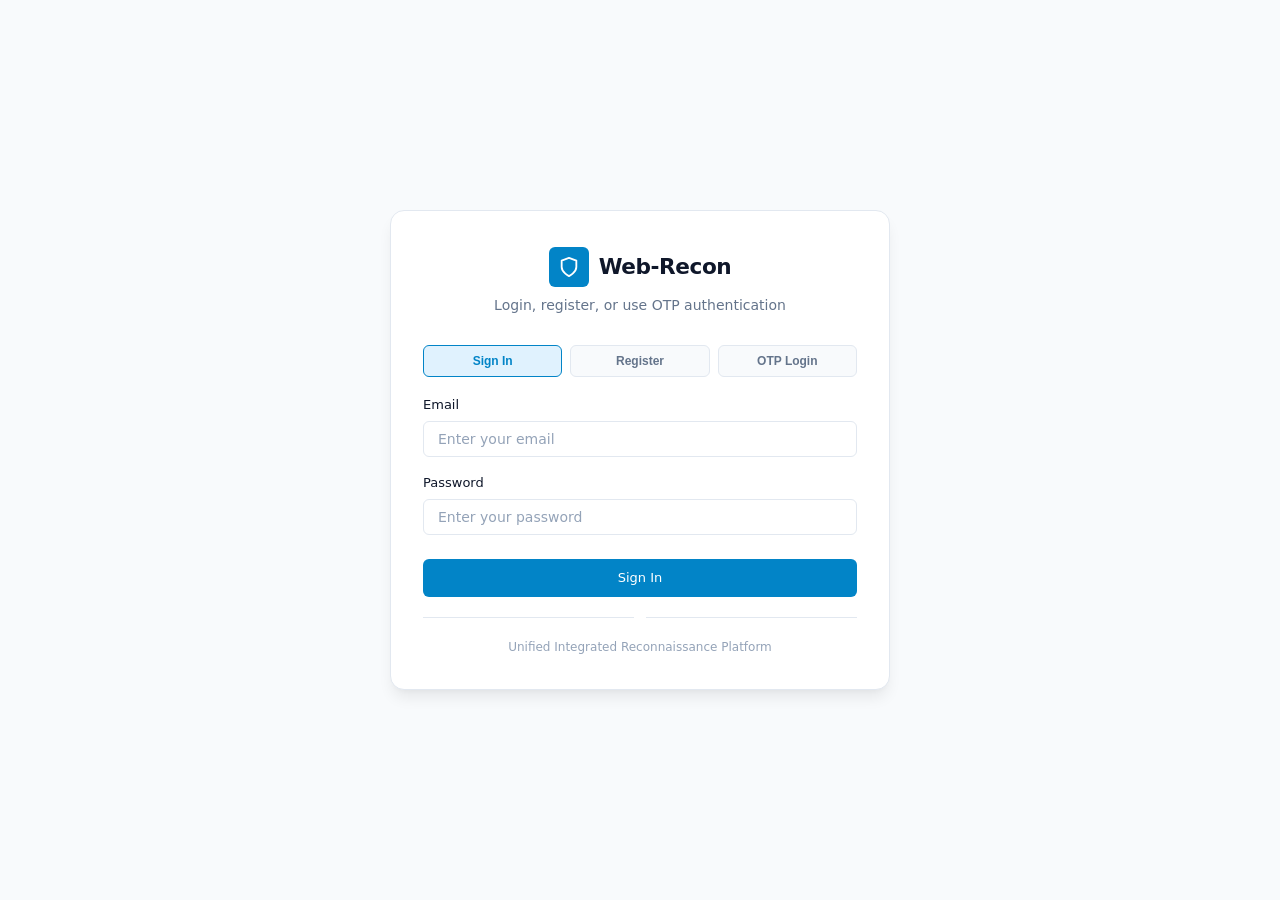
<file: Team1ui/login.html>
<!doctype html>
<html lang="en">
  <head>
    <meta charset="UTF-8" />
    <meta name="viewport" content="width=device-width, initial-scale=1.0" />
    <meta name="theme-color" content="#0284c7" />
    <title>Web-Recon - Authentication</title>
    <link rel="stylesheet" href="./styles.css" />
  </head>
  <body>
    <div class="login-wrapper">
      <div class="login-card auth-card">
        <div class="login-brand">
          <div class="login-brand-icon">
            <svg
              viewBox="0 0 24 24"
              fill="none"
              stroke="currentColor"
              stroke-width="2"
              stroke-linecap="round"
              stroke-linejoin="round"
            >
              <path d="M12 22s8-4 8-10V5l-8-3-8 3v7c0 6 8 10 8 10z" />
            </svg>
          </div>
          <span class="login-brand-name">Web-Recon</span>
        </div>
        <p class="login-subtitle">Login, register, or use OTP authentication</p>

        <div class="auth-tabs">
          <button type="button" class="auth-tab active" data-panel="signin-panel">Sign In</button>
          <button type="button" class="auth-tab" data-panel="register-panel">Register</button>
          <button type="button" class="auth-tab" data-panel="otp-panel">OTP Login</button>
        </div>

        <div class="auth-panel active" id="signin-panel">
          <form id="login-form" autocomplete="on">
            <div class="form-group">
              <label for="username" class="form-label">Email</label>
              <input
                type="email"
                id="username"
                name="username"
                class="form-input"
                placeholder="Enter your email"
                required
                autocomplete="username"
              />
            </div>

            <div class="form-group">
              <label for="password" class="form-label">Password</label>
              <input
                type="password"
                id="password"
                name="password"
                class="form-input"
                placeholder="Enter your password"
                required
                autocomplete="current-password"
              />
            </div>

            <button
              type="submit"
              class="btn btn-primary btn-full"
              id="login-btn"
              style="margin-top: 8px"
            >
              <span id="login-btn-text">Sign In</span>
              <span id="login-btn-spinner" class="spinner" style="display: none"></span>
            </button>
          </form>
        </div>

        <div class="auth-panel" id="register-panel">
          <form id="register-form" autocomplete="on">
            <div class="form-group">
              <label for="register-name" class="form-label">Full Name</label>
              <input
                type="text"
                id="register-name"
                class="form-input"
                placeholder="Enter your name"
                required
              />
            </div>

            <div class="form-group">
              <label for="register-email" class="form-label">Email</label>
              <input
                type="email"
                id="register-email"
                class="form-input"
                placeholder="Enter your email"
                required
              />
            </div>

            <div class="form-group">
              <label for="register-password" class="form-label">Password</label>
              <input
                type="password"
                id="register-password"
                class="form-input"
                placeholder="Minimum 6 characters"
                required
                minlength="6"
              />
            </div>

            <button
              type="submit"
              class="btn btn-primary btn-full"
              id="register-btn"
              style="margin-top: 8px"
            >
              <span id="register-btn-text">Create Account</span>
              <span id="register-btn-spinner" class="spinner" style="display: none"></span>
            </button>
          </form>
        </div>

        <div class="auth-panel" id="otp-panel">
          <form id="otp-form" autocomplete="off">
            <div class="form-group">
              <label for="otp-email" class="form-label">Registered Email</label>
              <input
                type="email"
                id="otp-email"
                class="form-input"
                placeholder="Enter your registered email"
                required
              />
            </div>

            <button
              type="button"
              class="btn btn-secondary btn-full"
              id="request-otp-btn"
              style="margin-bottom: 14px"
            >
              Request OTP
            </button>

            <div class="form-group">
              <label for="otp-code" class="form-label">OTP Code</label>
              <input
                type="text"
                id="otp-code"
                class="form-input"
                placeholder="Enter 6-digit OTP"
                minlength="4"
                maxlength="8"
                required
              />
            </div>

            <button
              type="submit"
              class="btn btn-primary btn-full"
              id="otp-login-btn"
              style="margin-top: 8px"
            >
              <span id="otp-btn-text">Login with OTP</span>
              <span id="otp-btn-spinner" class="spinner" style="display: none"></span>
            </button>
          </form>
          <p class="auth-hint">OTP will be sent to the email if the provided email is valid</p>
        </div>

        <div class="login-divider"></div>
        <p class="login-footer">Unified Integrated Reconnaissance Platform</p>
      </div>
    </div>

    <script src="./utils.js"></script>
    <script src="./auth.js"></script>
  </body>
</html>
</file>
<file: Team1ui/styles.css>
/* ============================================================
   ReconOps -- Enterprise Recon Dashboard
   Pure CSS -- no frameworks, no external dependencies
   ============================================================ */

/* ----- CSS Custom Properties (Design Tokens) ----- */
:root {
  /* Brand */
  --color-primary: #0284c7;
  --color-primary-hover: #0369a1;
  --color-primary-light: #e0f2fe;
  --color-primary-text: #ffffff;

  /* Accent */
  --color-accent: #0d9488;
  --color-accent-light: #ccfbf1;
  --color-accent-text: #ffffff;

  /* Warning / Destructive */
  --color-warning: #f59e0b;
  --color-warning-light: #fef3c7;
  --color-destructive: #dc2626;
  --color-destructive-hover: #b91c1c;
  --color-destructive-light: #fee2e2;

  /* Neutrals */
  --color-bg: #f8fafc;
  --color-surface: #ffffff;
  --color-text: #0f172a;
  --color-text-secondary: #64748b;
  --color-text-muted: #94a3b8;
  --color-border: #e2e8f0;
  --color-border-hover: #cbd5e1;

  /* Elevation */
  --shadow-sm: 0 1px 2px 0 rgba(0, 0, 0, 0.05);
  --shadow-md: 0 4px 6px -1px rgba(0, 0, 0, 0.07), 0 2px 4px -2px rgba(0, 0, 0, 0.05);
  --shadow-lg: 0 10px 15px -3px rgba(0, 0, 0, 0.08), 0 4px 6px -4px rgba(0, 0, 0, 0.04);

  /* Radius */
  --radius-sm: 6px;
  --radius-md: 10px;
  --radius-lg: 14px;

  /* Transition */
  --transition-fast: 150ms ease;
  --transition-normal: 250ms ease;

  /* Spacing */
  --header-height: 64px;
}

/* ----- Reset & Base ----- */
*,
*::before,
*::after {
  margin: 0;
  padding: 0;
  box-sizing: border-box;
}

html {
  font-size: 16px;
  -webkit-font-smoothing: antialiased;
  -moz-osx-font-smoothing: grayscale;
}

body {
  font-family: "Inter", "Segoe UI", system-ui, -apple-system, sans-serif;
  background: var(--color-bg);
  color: var(--color-text);
  line-height: 1.55;
  min-height: 100vh;
}

a {
  color: var(--color-primary);
  text-decoration: none;
}

a:hover {
  text-decoration: underline;
}

/* ----- Typography ----- */
h1, h2, h3, h4 {
  font-weight: 600;
  letter-spacing: -0.01em;
  line-height: 1.3;
  color: var(--color-text);
}

h1 { font-size: 1.75rem; }
h2 { font-size: 1.35rem; }
h3 { font-size: 1.1rem; }
h4 { font-size: 0.95rem; }

/* ----- Layout Utilities ----- */
.container {
  max-width: 1240px;
  margin: 0 auto;
  padding: 0 24px;
}

.page-wrapper {
  padding-top: calc(var(--header-height) + 32px);
  padding-bottom: 48px;
}

.page-title-group {
  margin-bottom: 28px;
}

.page-title-group h2 {
  margin-bottom: 4px;
}

.page-title-group p {
  color: var(--color-text-secondary);
  font-size: 0.875rem;
}

/* ----- Header / Navbar ----- */
.header {
  position: fixed;
  top: 0;
  left: 0;
  right: 0;
  height: var(--header-height);
  background: var(--color-surface);
  border-bottom: 1px solid var(--color-border);
  z-index: 100;
  display: flex;
  align-items: center;
}

.header .container {
  display: flex;
  align-items: center;
  justify-content: space-between;
  width: 100%;
}

.header-brand {
  display: flex;
  align-items: center;
  gap: 10px;
  font-weight: 700;
  font-size: 1.15rem;
  color: var(--color-text);
  letter-spacing: -0.02em;
}

.header-brand-icon {
  width: 32px;
  height: 32px;
  background: var(--color-primary);
  border-radius: var(--radius-sm);
  display: flex;
  align-items: center;
  justify-content: center;
}

.header-brand-icon svg {
  width: 18px;
  height: 18px;
  color: #fff;
}

.header-actions {
  display: flex;
  align-items: center;
  gap: 12px;
}

.header-user {
  font-size: 0.8125rem;
  color: var(--color-text-secondary);
}

/* ----- Card ----- */
.card {
  background: var(--color-surface);
  border: 1px solid var(--color-border);
  border-radius: var(--radius-lg);
  box-shadow: var(--shadow-sm);
  transition: box-shadow var(--transition-normal);
}

.card:hover {
  box-shadow: var(--shadow-md);
}

.card-header {
  padding: 20px 24px 0;
}

.card-header h3 {
  margin-bottom: 4px;
}

.card-header p {
  font-size: 0.8125rem;
  color: var(--color-text-secondary);
}

.card-body {
  padding: 20px 24px 24px;
}

/* ----- Buttons ----- */
.btn {
  display: inline-flex;
  align-items: center;
  justify-content: center;
  gap: 6px;
  padding: 9px 18px;
  font-size: 0.8125rem;
  font-weight: 500;
  font-family: inherit;
  border: 1px solid transparent;
  border-radius: var(--radius-sm);
  cursor: pointer;
  transition: all var(--transition-fast);
  white-space: nowrap;
  line-height: 1.4;
}

.btn:disabled {
  opacity: 0.55;
  cursor: not-allowed;
}

.btn-primary {
  background: var(--color-primary);
  color: var(--color-primary-text);
}

.btn-primary:hover:not(:disabled) {
  background: var(--color-primary-hover);
}

.btn-secondary {
  background: var(--color-bg);
  border-color: var(--color-border);
  color: var(--color-text);
}

.btn-secondary:hover:not(:disabled) {
  background: var(--color-border);
}

.btn-destructive {
  background: var(--color-destructive);
  color: #fff;
}

.btn-destructive:hover:not(:disabled) {
  background: var(--color-destructive-hover);
}

.btn-ghost {
  background: transparent;
  color: var(--color-text-secondary);
}

.btn-ghost:hover:not(:disabled) {
  background: var(--color-bg);
  color: var(--color-text);
}

.btn-sm {
  padding: 6px 12px;
  font-size: 0.75rem;
}

.btn-icon {
  padding: 8px;
  border-radius: var(--radius-sm);
}

.btn-full {
  width: 100%;
}

/* ----- Form Inputs ----- */
.form-group {
  margin-bottom: 16px;
}

.form-label {
  display: block;
  font-size: 0.8125rem;
  font-weight: 500;
  color: var(--color-text);
  margin-bottom: 6px;
}

.form-input {
  width: 100%;
  padding: 9px 14px;
  font-size: 0.875rem;
  font-family: inherit;
  color: var(--color-text);
  background: var(--color-surface);
  border: 1px solid var(--color-border);
  border-radius: var(--radius-sm);
  transition: border-color var(--transition-fast), box-shadow var(--transition-fast);
  outline: none;
}

.form-input::placeholder {
  color: var(--color-text-muted);
}

.form-input:focus {
  border-color: var(--color-primary);
  box-shadow: 0 0 0 3px rgba(2, 132, 199, 0.12);
}

/* ----- Badges ----- */
.badge {
  display: inline-flex;
  align-items: center;
  gap: 5px;
  padding: 3px 10px;
  font-size: 0.6875rem;
  font-weight: 600;
  text-transform: uppercase;
  letter-spacing: 0.04em;
  border-radius: 9999px;
  line-height: 1.6;
}

.badge-queued {
  background: var(--color-warning-light);
  color: #92400e;
}

.badge-running {
  background: var(--color-primary-light);
  color: #075985;
}

.badge-completed {
  background: var(--color-accent-light);
  color: #115e59;
}

.badge-failed {
  background: var(--color-destructive-light);
  color: var(--color-destructive);
}

.badge-dot {
  width: 6px;
  height: 6px;
  border-radius: 50%;
  display: inline-block;
}

.badge-queued .badge-dot { background: #f59e0b; }
.badge-running .badge-dot { background: var(--color-primary); animation: pulse-dot 1.5s infinite; }
.badge-completed .badge-dot { background: var(--color-accent); }
.badge-failed .badge-dot { background: var(--color-destructive); }

@keyframes pulse-dot {
  0%, 100% { opacity: 1; }
  50% { opacity: 0.35; }
}

/* ----- Tables ----- */
.table-wrapper {
  overflow-x: auto;
  border-radius: var(--radius-md);
}

.table {
  width: 100%;
  border-collapse: collapse;
  font-size: 0.8125rem;
}

.table thead {
  background: var(--color-bg);
}

.table th {
  padding: 12px 16px;
  text-align: left;
  font-weight: 600;
  font-size: 0.6875rem;
  text-transform: uppercase;
  letter-spacing: 0.05em;
  color: var(--color-text-secondary);
  border-bottom: 1px solid var(--color-border);
}

.table td {
  padding: 14px 16px;
  border-bottom: 1px solid var(--color-border);
  color: var(--color-text);
  vertical-align: middle;
}

.table tbody tr {
  transition: background var(--transition-fast);
}

.table tbody tr:hover {
  background: var(--color-bg);
}

.table tbody tr:last-child td {
  border-bottom: none;
}

.table .actions-cell {
  display: flex;
  align-items: center;
  gap: 6px;
}

.domain-chip {
  display: inline-block;
  padding: 2px 8px;
  font-size: 0.75rem;
  background: var(--color-bg);
  border: 1px solid var(--color-border);
  border-radius: var(--radius-sm);
  margin: 1px 3px;
  font-family: "SF Mono", "Cascadia Code", "Fira Code", monospace;
}

/* ----- Grid Layouts ----- */
.grid-2-3 {
  display: grid;
  grid-template-columns: 2fr 3fr;
  gap: 24px;
}

.grid-3 {
  display: grid;
  grid-template-columns: repeat(3, 1fr);
  gap: 20px;
}

/* ----- Stat Cards ----- */
.stat-card {
  background: var(--color-surface);
  border: 1px solid var(--color-border);
  border-radius: var(--radius-md);
  padding: 20px 24px;
  display: flex;
  align-items: flex-start;
  gap: 16px;
  box-shadow: var(--shadow-sm);
}

.stat-icon {
  width: 44px;
  height: 44px;
  border-radius: var(--radius-sm);
  display: flex;
  align-items: center;
  justify-content: center;
  flex-shrink: 0;
}

.stat-icon svg {
  width: 22px;
  height: 22px;
}

.stat-icon-blue {
  background: var(--color-primary-light);
  color: var(--color-primary);
}

.stat-icon-green {
  background: var(--color-accent-light);
  color: var(--color-accent);
}

.stat-icon-amber {
  background: var(--color-warning-light);
  color: #b45309;
}

.stat-value {
  font-size: 1.75rem;
  font-weight: 700;
  line-height: 1.1;
  color: var(--color-text);
}

.stat-label {
  font-size: 0.8125rem;
  color: var(--color-text-secondary);
  margin-top: 2px;
}

/* ----- Active Scan Cards ----- */
.scan-cards-grid {
  display: grid;
  grid-template-columns: repeat(auto-fill, minmax(260px, 1fr));
  gap: 16px;
}

.scan-card {
  background: var(--color-surface);
  border: 1px solid var(--color-border);
  border-radius: var(--radius-md);
  padding: 18px 20px;
  transition: box-shadow var(--transition-normal);
}

.scan-card:hover {
  box-shadow: var(--shadow-md);
}

.scan-card-header {
  display: flex;
  align-items: center;
  justify-content: space-between;
  margin-bottom: 12px;
}

.scan-card-org {
  font-weight: 600;
  font-size: 0.875rem;
}

.scan-card-meta {
  display: flex;
  flex-direction: column;
  gap: 6px;
  font-size: 0.8125rem;
  color: var(--color-text-secondary);
}

.scan-card-meta-item {
  display: flex;
  align-items: flex-start;
  gap: 8px;
}

.scan-card-meta-label {
  color: var(--color-text-muted);
  min-width: 60px;
  flex-shrink: 0;
}

/* ----- Domain Input Group ----- */
.domain-inputs {
  display: flex;
  flex-direction: column;
  gap: 8px;
}

.domain-row {
  display: flex;
  align-items: center;
  gap: 8px;
}

.domain-row .form-input {
  flex: 1;
}

.btn-remove-domain {
  width: 34px;
  height: 34px;
  display: flex;
  align-items: center;
  justify-content: center;
  background: transparent;
  border: 1px solid var(--color-border);
  border-radius: var(--radius-sm);
  color: var(--color-text-muted);
  cursor: pointer;
  transition: all var(--transition-fast);
  flex-shrink: 0;
}

.btn-remove-domain:hover {
  background: var(--color-destructive-light);
  border-color: var(--color-destructive);
  color: var(--color-destructive);
}

/* ----- Modal / Overlay ----- */
.modal-overlay {
  position: fixed;
  inset: 0;
  background: rgba(15, 23, 42, 0.45);
  backdrop-filter: blur(4px);
  z-index: 200;
  display: flex;
  align-items: center;
  justify-content: center;
  opacity: 0;
  visibility: hidden;
  transition: opacity var(--transition-normal), visibility var(--transition-normal);
}

.modal-overlay.active {
  opacity: 1;
  visibility: visible;
}

.modal {
  background: var(--color-surface);
  border-radius: var(--radius-lg);
  box-shadow: var(--shadow-lg);
  width: 92%;
  max-width: 420px;
  padding: 28px;
  transform: scale(0.95) translateY(8px);
  transition: transform var(--transition-normal);
}

.modal-overlay.active .modal {
  transform: scale(1) translateY(0);
}

.modal h3 {
  font-size: 1.1rem;
  margin-bottom: 8px;
}

.modal p {
  font-size: 0.875rem;
  color: var(--color-text-secondary);
  margin-bottom: 24px;
  line-height: 1.5;
}

.modal-actions {
  display: flex;
  justify-content: flex-end;
  gap: 10px;
}

/* ----- Toast Notifications ----- */
.toast-container {
  position: fixed;
  top: 80px;
  right: 24px;
  z-index: 300;
  display: flex;
  flex-direction: column;
  gap: 10px;
  pointer-events: none;
}

.toast {
  background: var(--color-surface);
  border: 1px solid var(--color-border);
  border-radius: var(--radius-md);
  box-shadow: var(--shadow-lg);
  padding: 14px 20px;
  min-width: 300px;
  max-width: 420px;
  display: flex;
  align-items: flex-start;
  gap: 12px;
  pointer-events: auto;
  animation: toast-in 0.35s ease forwards;
  transition: opacity 0.25s ease, transform 0.25s ease;
}

.toast.toast-exit {
  animation: toast-out 0.3s ease forwards;
}

@keyframes toast-in {
  from { opacity: 0; transform: translateX(40px); }
  to { opacity: 1; transform: translateX(0); }
}

@keyframes toast-out {
  from { opacity: 1; transform: translateX(0); }
  to { opacity: 0; transform: translateX(40px); }
}

.toast-icon {
  width: 20px;
  height: 20px;
  flex-shrink: 0;
  margin-top: 1px;
}

.toast-success .toast-icon { color: var(--color-accent); }
.toast-error .toast-icon { color: var(--color-destructive); }
.toast-info .toast-icon { color: var(--color-primary); }

.toast-content {
  flex: 1;
}

.toast-title {
  font-size: 0.8125rem;
  font-weight: 600;
  margin-bottom: 2px;
}

.toast-message {
  font-size: 0.75rem;
  color: var(--color-text-secondary);
}

.toast-close {
  background: none;
  border: none;
  color: var(--color-text-muted);
  cursor: pointer;
  padding: 2px;
  flex-shrink: 0;
  transition: color var(--transition-fast);
}

.toast-close:hover {
  color: var(--color-text);
}

/* ----- Login Page ----- */
.login-wrapper {
  min-height: 100vh;
  display: flex;
  align-items: center;
  justify-content: center;
  background: var(--color-bg);
  padding: 24px;
}

.login-card {
  width: 100%;
  max-width: 400px;
  background: var(--color-surface);
  border: 1px solid var(--color-border);
  border-radius: var(--radius-lg);
  box-shadow: var(--shadow-lg);
  padding: 36px 32px 32px;
}

.login-brand {
  display: flex;
  align-items: center;
  justify-content: center;
  gap: 10px;
  margin-bottom: 8px;
}

.login-brand-icon {
  width: 40px;
  height: 40px;
  background: var(--color-primary);
  border-radius: var(--radius-sm);
  display: flex;
  align-items: center;
  justify-content: center;
}

.login-brand-icon svg {
  width: 22px;
  height: 22px;
  color: #fff;
}

.login-brand-name {
  font-size: 1.35rem;
  font-weight: 700;
  letter-spacing: -0.02em;
}

.login-subtitle {
  text-align: center;
  color: var(--color-text-secondary);
  font-size: 0.875rem;
  margin-bottom: 28px;
}

.login-divider {
  display: flex;
  align-items: center;
  gap: 12px;
  margin: 20px 0;
  color: var(--color-text-muted);
  font-size: 0.75rem;
}

.login-divider::before,
.login-divider::after {
  content: "";
  flex: 1;
  height: 1px;
  background: var(--color-border);
}

.login-footer {
  text-align: center;
  font-size: 0.75rem;
  color: var(--color-text-muted);
}

.auth-card {
  max-width: 500px;
}

.auth-tabs {
  display: grid;
  grid-template-columns: repeat(3, 1fr);
  gap: 8px;
  margin-bottom: 18px;
}

.auth-tab {
  border: 1px solid var(--color-border);
  background: var(--color-bg);
  color: var(--color-text-secondary);
  border-radius: var(--radius-sm);
  padding: 8px 10px;
  font-size: 0.75rem;
  font-weight: 600;
  cursor: pointer;
}

.auth-tab.active {
  border-color: var(--color-primary);
  color: var(--color-primary);
  background: var(--color-primary-light);
}

.auth-panel {
  display: none;
}

.auth-panel.active {
  display: block;
}

.auth-hint {
  margin-top: 10px;
  font-size: 0.75rem;
  color: var(--color-text-muted);
}

.top-nav {
  display: flex;
  align-items: center;
  gap: 6px;
}

.top-nav-link {
  font-size: 0.75rem;
  color: var(--color-text-secondary);
  padding: 6px 10px;
  border-radius: var(--radius-sm);
  border: 1px solid transparent;
  text-decoration: none;
}

.top-nav-link:hover {
  text-decoration: none;
  background: var(--color-bg);
}

.top-nav-link.active {
  border-color: var(--color-border);
  background: var(--color-bg);
  color: var(--color-text);
}

.scan-mode-switch {
  display: grid;
  grid-template-columns: 1fr 1fr;
  gap: 8px;
}

.scan-mode-item {
  border: 1px solid var(--color-border);
  border-radius: var(--radius-sm);
  background: var(--color-surface);
  padding: 9px 12px;
  cursor: pointer;
  display: flex;
  align-items: center;
  gap: 8px;
  font-size: 0.8125rem;
}

.scan-mode-item input {
  accent-color: var(--color-primary);
}

.scan-mode-note {
  margin-top: 8px;
  font-size: 0.75rem;
  color: var(--color-text-secondary);
}

.modal-actions-between {
  display: flex;
  justify-content: space-between;
  align-items: center;
}

.inline-actions {
  display: flex;
  align-items: center;
  gap: 8px;
}

/* ----- Spinner ----- */
.spinner {
  width: 16px;
  height: 16px;
  border: 2px solid transparent;
  border-top-color: currentColor;
  border-radius: 50%;
  animation: spin 0.6s linear infinite;
}

@keyframes spin {
  to { transform: rotate(360deg); }
}

/* ----- Empty State ----- */
.empty-state {
  text-align: center;
  padding: 48px 24px;
  color: var(--color-text-muted);
}

.empty-state svg {
  width: 48px;
  height: 48px;
  margin: 0 auto 12px;
  opacity: 0.35;
}

.empty-state p {
  font-size: 0.875rem;
}

/* ----- Section Divider ----- */
.section-divider {
  border: none;
  border-top: 1px solid var(--color-border);
  margin: 32px 0;
}

/* ----- Back Link ----- */
.back-link {
  display: inline-flex;
  align-items: center;
  gap: 6px;
  font-size: 0.8125rem;
  color: var(--color-text-secondary);
  margin-bottom: 20px;
  text-decoration: none;
  transition: color var(--transition-fast);
}

.back-link:hover {
  color: var(--color-primary);
  text-decoration: none;
}

.back-link svg {
  width: 16px;
  height: 16px;
}

/* ----- Detail Section per Domain ----- */
.domain-section {
  margin-bottom: 32px;
}

.domain-section-header {
  display: flex;
  align-items: center;
  gap: 10px;
  margin-bottom: 16px;
  padding-bottom: 10px;
  border-bottom: 2px solid var(--color-primary-light);
}

.domain-section-header h3 {
  color: var(--color-primary);
}

.domain-section-header .domain-badge {
  font-family: "SF Mono", "Cascadia Code", "Fira Code", monospace;
  font-size: 0.8125rem;
  color: var(--color-primary);
}

.domain-tables {
  display: flex;
  flex-direction: column;
  gap: 20px;
}

.domain-table-group h4 {
  margin-bottom: 10px;
  color: var(--color-text-secondary);
  font-size: 0.8125rem;
  text-transform: uppercase;
  letter-spacing: 0.05em;
}

/* ----- Responsive ----- */
@media (max-width: 960px) {
  .grid-2-3 {
    grid-template-columns: 1fr;
  }

  .grid-3 {
    grid-template-columns: 1fr;
  }
}

@media (max-width: 640px) {
  .container {
    padding: 0 16px;
  }

  h1 { font-size: 1.35rem; }
  h2 { font-size: 1.15rem; }

  .card-body,
  .card-header {
    padding-left: 18px;
    padding-right: 18px;
  }

  .scan-cards-grid {
    grid-template-columns: 1fr;
  }

  .header-user {
    display: none;
  }

  .modal {
    width: 96%;
    padding: 22px;
  }

  .auth-tabs {
    grid-template-columns: 1fr;
  }

  .header-actions {
    gap: 6px;
  }

  .top-nav {
    display: none;
  }
}
</file>
